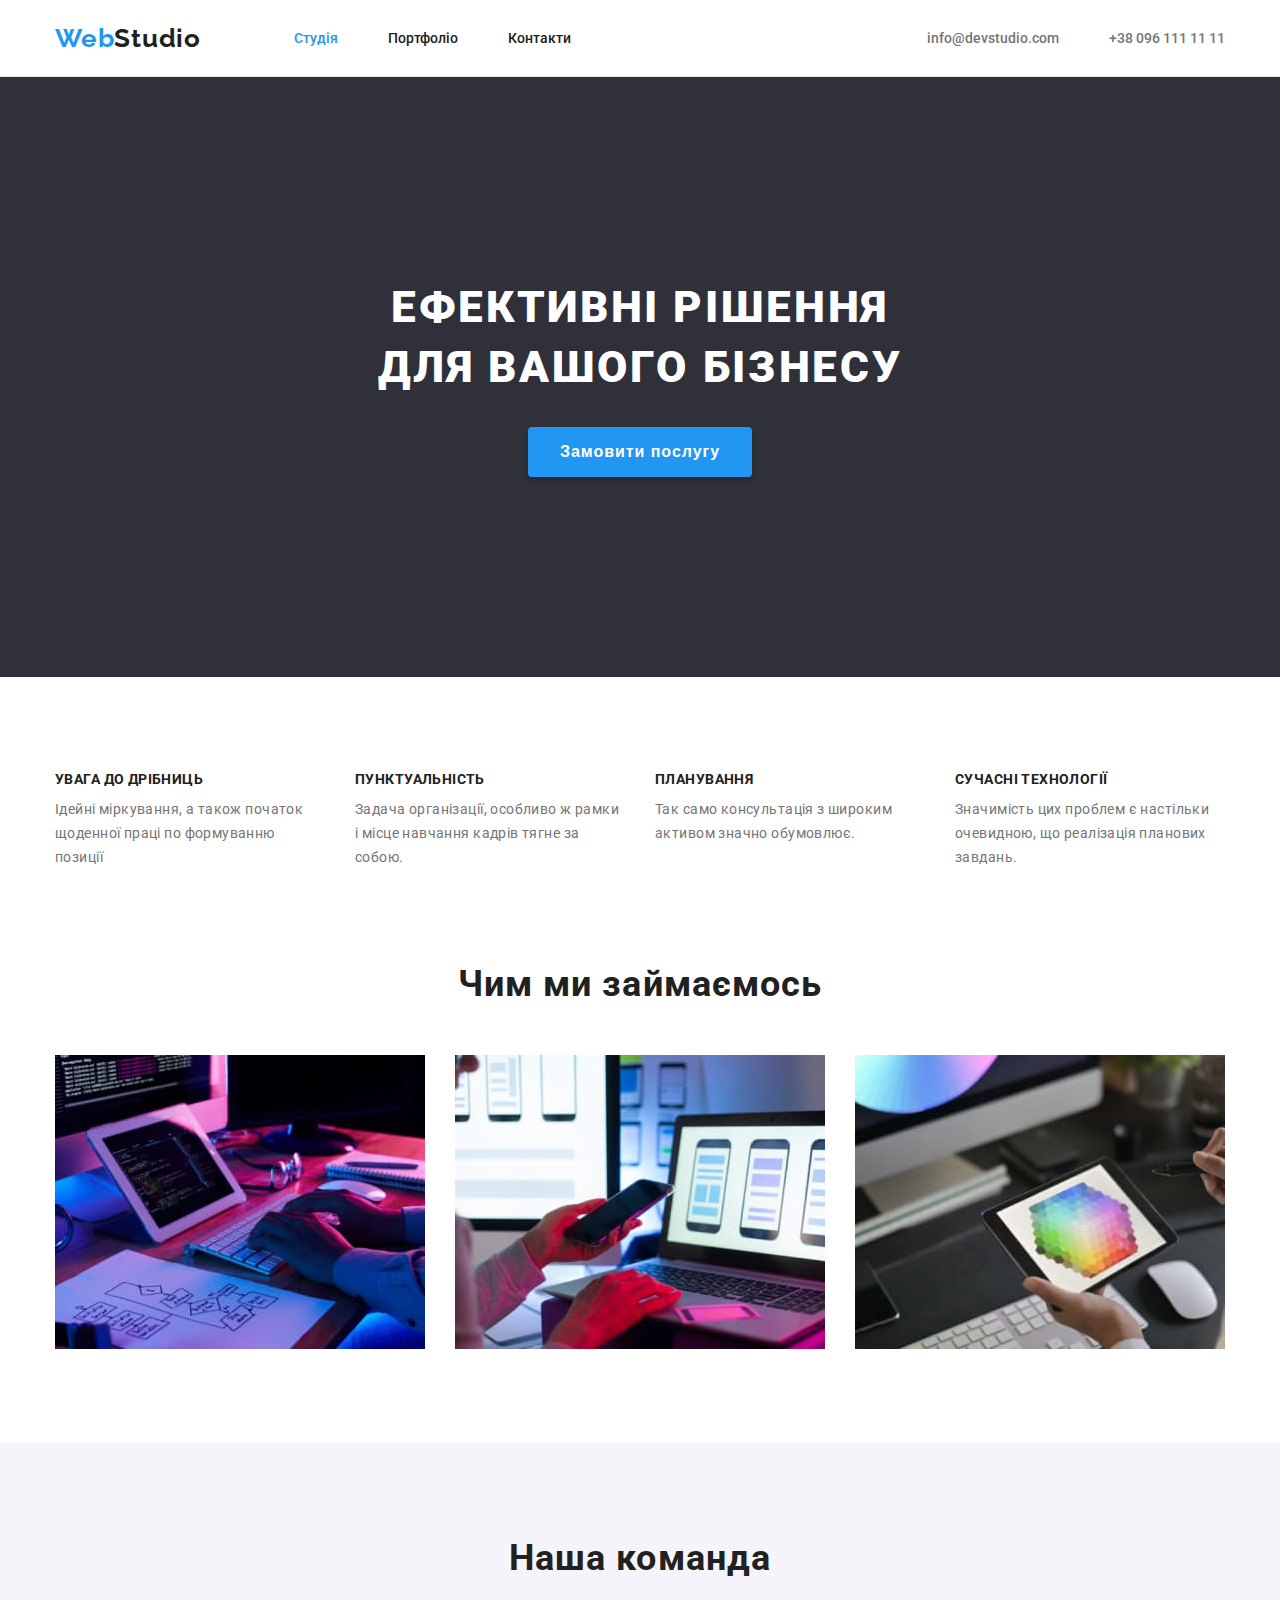
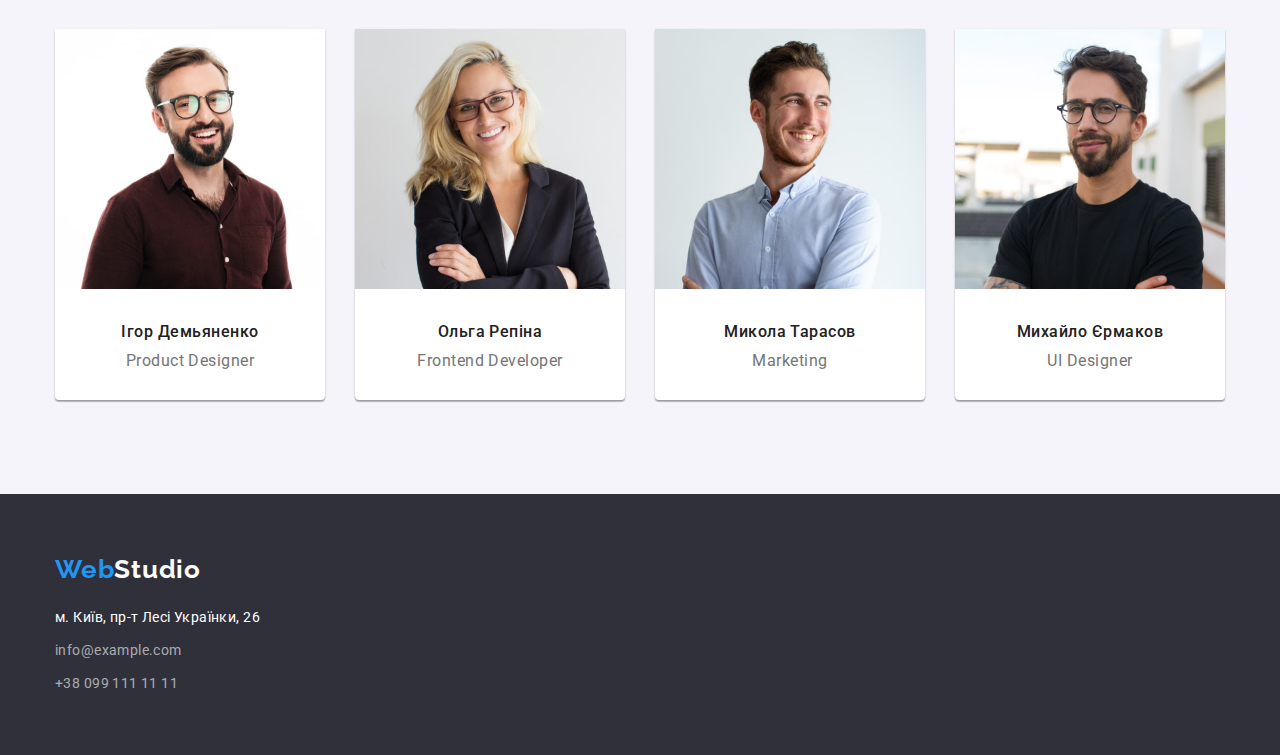
<file: index.html>
<!DOCTYPE html>
<html lang="uk">
<head>
    <meta charset="UTF-8">
    <meta http-equiv="X-UA-Compatible" content="IE=edge">
    <meta name="viewport" content="width=device-width, initial-scale=1.0">
    <title>Document</title>
    <link rel="preconnect" href="https://fonts.googleapis.com">
    <link rel="preconnect" href="https://fonts.gstatic.com" crossorigin>
    <link href="https://fonts.googleapis.com/css2?family=Raleway:wght@700&family=Roboto:wght@400;500;700;900&display=swap" rel="stylesheet">
    <link rel="stylesheet" href="./css/reset.css">
    <link rel="stylesheet" href="./css/style.css">
</head>
<body>
    <header class="header">
        <div class="container header-container">
     <!--навигація сайта-->
     <nav class="nav-page">
         <a href="./index.html" class="logo">
         Web<span class="logo-color-black">Studio</span> 
         </a>  
         <ul class="nav-list">
             <li class="nav-item"><a href="./index.html" class="nav-link nav-link current">Студія</a></li>
             <li class="nav-item"><a href="./portfolio.html" class="nav-link">Портфоліо</a></li>
             <li class="nav-item"><a href="./contacts.html" class="nav-link">Контакти</a></li>
         </ul>
     </nav>
         <!--контакти--> 
        <ul class="contacts">
             <li class="contacts-item"><a href="mailto:info@devstudio.com" class="contacts-link">info@devstudio.com</a></li>
             <li class="contacts--item"><a href="tel:+380961111111" class="contacts-link">+38 096 111 11 11</a></li>
        </ul>
        </div>
     </header>
         <main>
         <!--Головний банер-->
         <section class="hero">
             <h1 class="hero-title">
                 ЕФЕКТИВНІ РІШЕННЯ<br>ДЛЯ ВАШОГО БІЗНЕСУ
             </h1>
             <button type="button" class="hero-btn">Замовити послугу</button>
         </section>
         <!--Переваги нашої фірми-->
         <section class="section advantege-section">
             <h2 class="hide">Переваги нашої фірми</h2>
             <div class="container">
             <ul class="advantage-list">
             <li class="advantage-item">
                 <h3 class="advantage-titles">
                     Увага до дрібниць
                 </h3>
                 <p class="advantage-explanations">
                     Ідейні міркування, а також початок щоденної праці по формуванню позиції
                 </p>
             </li>
             <li class="advantage-item">
                 <h3 class="advantage-titles">
                     Пунктуальність
                 </h3>
                 <p class="advantage-explanations">
                     Задача організації, особливо ж рамки і місце навчання кадрів тягне за собою.
                 </p>
             </li>
             <li class="advantage-item">
                 <h3 class="advantage-titles">
                     Планування
                 </h3>
                 <p class="advantage-explanations">
                     Так само консультація з широким активом значно обумовлює.
                 </p>
             </li>
             <li class="advantage-item">
                 <h3 class="advantage-titles">
                     Сучасні технології
                 </h3>
                 <p class="advantage-explanations">
                     Значимість цих проблем є настільки очевидною, що реалізація планових завдань.
                 </p>
             </li>
         </ul>
         </div>
         </section>
         <!--Чим ми займаємось-->
            <section class="section">
             <div class="container">
                  <h2 class="headlines">Чим ми займаємось</h2>
             <ul class="task-list">
                 <li class="task-item">
                     <img class="img-work" src="./images/wwdone.jpg" 
                     alt="ми працюємо"
                     width="370">
                 </li>
                 <li class="task-item">
                     <img class="img-work" src="./images/wwdtwo.jpg" alt="ми працюємо"
                     width="370">
                 </li>
                 <li class="task-item">
                     <img class="img-work" src="./images/wwdthree.jpg" alt="ми працюємо"
                     width="370">
                 </li>
             </ul>
             </div>
         </section>
         <!--Наша команда-->
                 <section class="section section-team">
                   <h2 class="headlines">Наша команда</h2>
                   <div class="container">
                   <ul class="team-list">
                       <li class="team-item">
                           <img src="./images/igor.jpg" 
                           alt="наша команда"
                           width="270">
                           <div class="team-write">
                             <h3 class="team-name">
                               Ігор Демьяненко
                             </h3>
                           <p class="team-position">
                               Product Designer
                           </p>
                           </div>
                       </li>
                       <li class="team-item">
                           <img src="./images/olga.jpg"
                           alt="наша команда"
                           width="270">
                           <div class="team-write">
                             <h3 class="team-name">
                               Ольга Репіна
                             </h3>
                           <p class="team-position">
                               Frontend Developer
                           </p>
                           </div>
                       </li>
                       <li class="team-item">
                           <img src="./images/niko.jpg" 
                           alt="наша команда"
                           width="270">
                           <div class="team-write">
                             <h3 class="team-name">
                               Микола Тарасов
                             </h3>
                           <p class="team-position">
                               Marketing
                           </p>
                           </div>
                       </li>
                       <li class="team-item">
                           <img src="./images/miha.jpg" 
                           alt="наша команда"
                           width="270">
                           <div class="team-write">
                             <h3 class="team-name">
                               Михайло Єрмаков
                             </h3>
                             <p class="team-position">
                                UI Designer
                             </p>
                             </div>
                       </li>
                   </ul>
                   </div>
                 </section>
         </main>
     <footer class="container-footer">
         <div class="container">
         <a href="./index.html" class="logo-footer">Web<span class="logo-white">Studio</span></a>
        <!--Адресс-->
         <address>
         <ul>
             <li class="adress-item">м. Київ, пр-т Лесі Українки, 26</li>
             <li class="li-links"><a href="mailto:info@example.com" class="adress-links">info@example.com</a></li>
             <li><a href="tel:+380991111111" class="adress-links">+38 099 111 11 11</a></li>
         </ul>
         </address>
         </div>
     </footer>
</body>
</html>
</file>
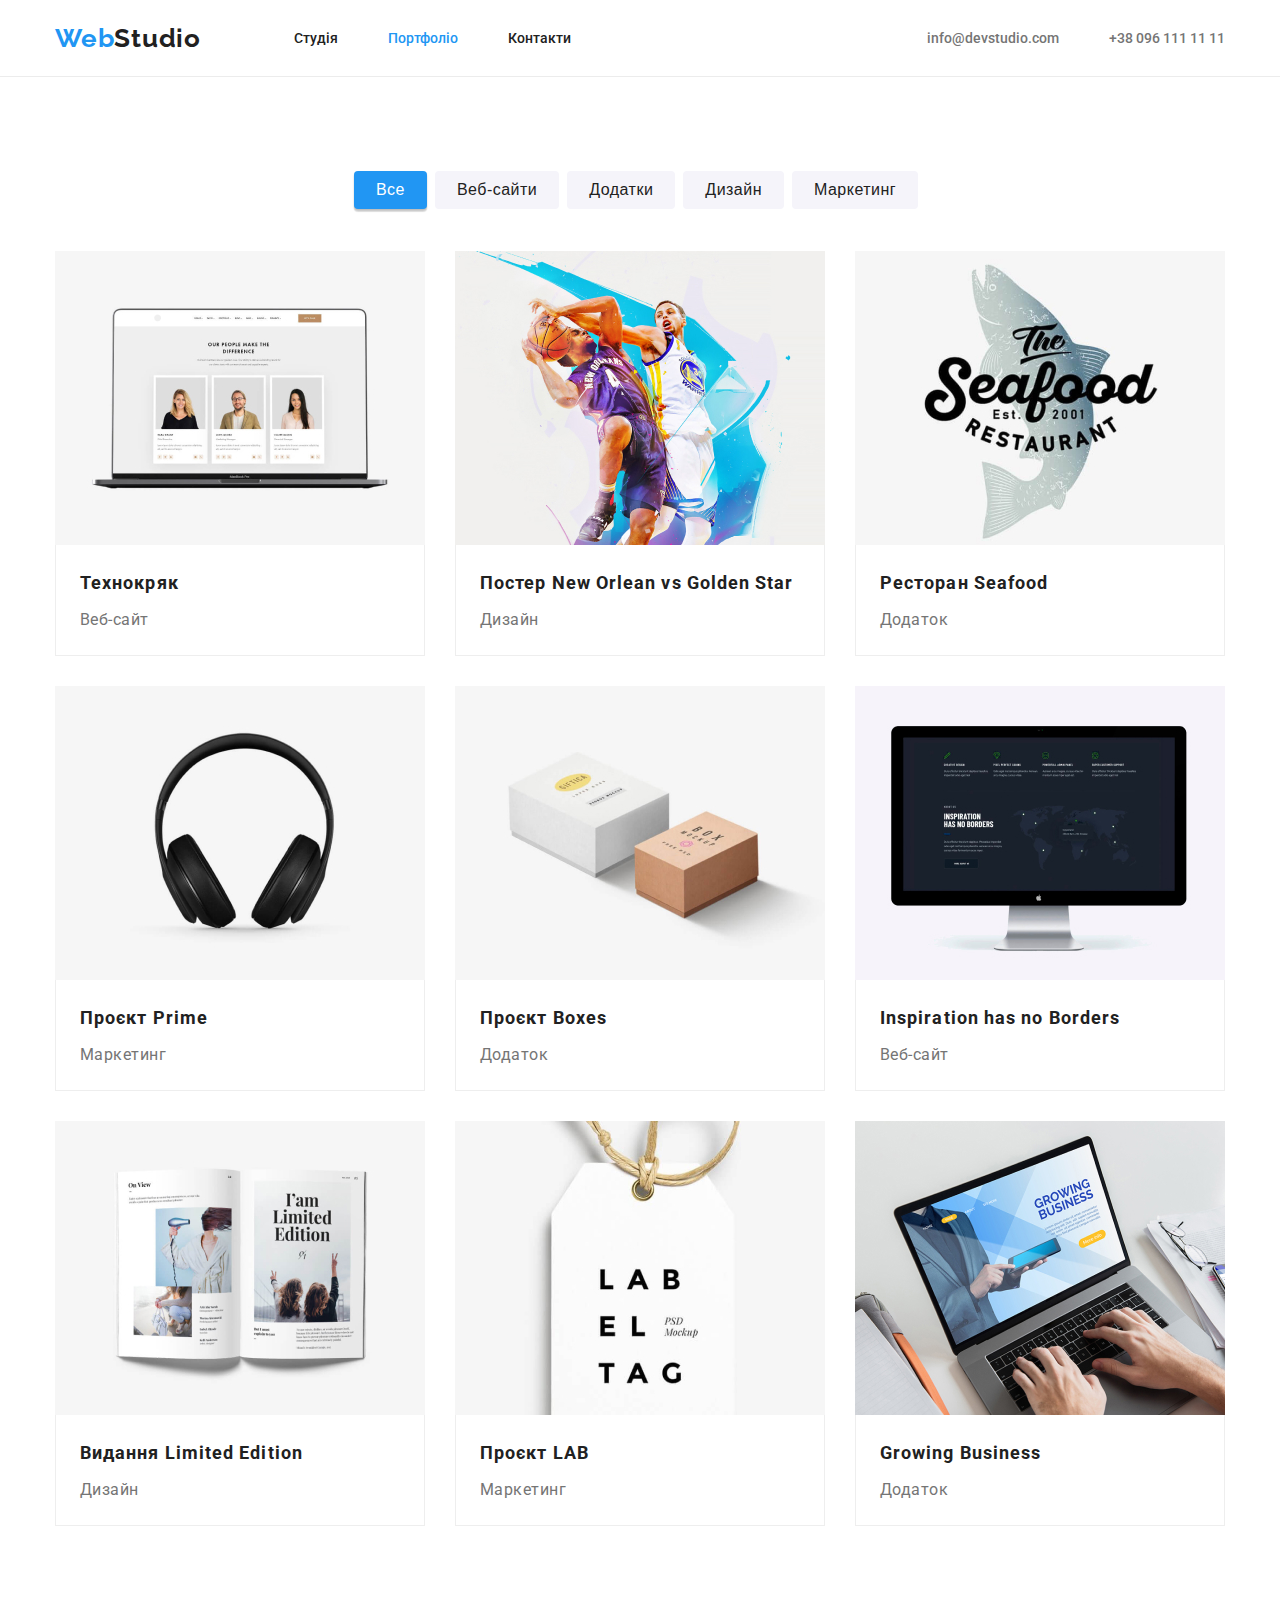
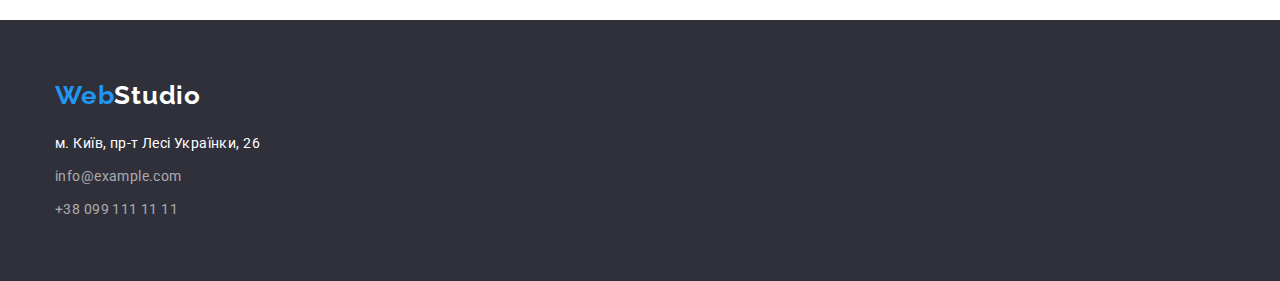
<file: portfolio.html>
<!DOCTYPE html>
<html lang="uk">
<head>
    <meta charset="UTF-8">
    <meta http-equiv="X-UA-Compatible" content="IE=edge">
    <meta name="viewport" content="width=device-width, initial-scale=1.0">
    <title>Document</title>
    <link rel="preconnect" href="https://fonts.googleapis.com">
    <link rel="preconnect" href="https://fonts.gstatic.com" crossorigin>
    <link href="https://fonts.googleapis.com/css2?family=Raleway:wght@700&family=Roboto:wght@400;500;700;900&display=swap" rel="stylesheet">
    <link rel="stylesheet" href="./css/reset.css">
    <link rel="stylesheet" href="./css/style.css">
</head>
<body class="portfolio-body">
    <header class="header">
        <div class="container header-container">
     <!--навигація сайту-->
     <nav class="nav-page">
         <a href="./index.html" class="logo">
         Web<span class="logo-color-black">Studio</span> 
         </a>  
         <ul class="nav-list">
             <li class="nav-item"><a href="./index.html" class="nav-link">Студія</a></li>
             <li class="nav-item"><a href="./portfolio.html" class="nav-link current">Портфоліо</a></li>
             <li class="nav-item"><a href="./contacts.html" class="nav-link">Контакти</a></li>
         </ul>
     </nav>
         <!--контакти--> 
        <ul class="contacts">
             <li class="contacts-item"><a href="mailto:info@devstudio.com" class="contacts-link">info@devstudio.com</a></li>
             <li class="contacts--item"><a href="tel:+380961111111" class="contacts-link">+38 096 111 11 11</a></li>
        </ul>
        </div>
     </header>
     <!--Main-->
     <main>
         <!--Портфоліо-->
     <section class="section">
         <h1 style="display:none;">Портфоліо</h1>
         <div class="container portfolio-container"> 
         <!--Фільтри-->
         <ul class="filter-list">
             <li class="filter-item">
                 <button type="button" class="button-filter main-filter-btn">Все</button>
             </li>
             <li class="filter-item">
                 <button type="button" class="button-filter">Веб-сайти</button>
            </li>
            <li class="filter-item">
                <button type="button" class="button-filter">Додатки</button>
            </li>
            <li class="filter-item">
                <button type="button" class="button-filter">Дизайн</button>
            </li>
            <li class="filter-item">
                <button type="button" class="button-filter">Маркетинг</button>
            </li>
         </ul>
         <!--Приклади робіт-->
         <ul class="cards-list">
             <li class="card-item">
                 <img class="no-gap" src="./images/port1.jpg" alt="пример работы" width="370">
                 <div class="card-write">
                 <h2 class="card-name">Технокряк</h2>
                 <p class="card-filter">Веб-сайт</p>
                 </div>
             </li>
             <li class="card-item">
                 <img class="no-gap" src="./images/port2.jpg" alt="пример работы" width="370">
                 <div class="card-write">
                 <h2 class="card-name">Постер <span lang="en">New Orlean vs Golden Star</span></h2>
                 <p class="card-filter">Дизайн</p>
                 </div>
            </li>
             <li class="card-item">
                 <img class="no-gap" src="./images/port3.jpg" alt="пример работы" width="370">
                 <div class="card-write">
                 <h2 class="card-name">Ресторан <span lang="en">Seafood</span></h2>
                 <p class="card-filter">Додаток</p>
                 </div>
            </li>
             <li class="card-item">
                 <img class="no-gap" src="./images/port4.jpg" alt="пример работы" width="370">
                 <div class="card-write">
                 <h2 class="card-name">Проєкт <span lang="en">Prime</span></h2>
                 <p class="card-filter">Маркетинг</p>
                 </div>
            </li>
             <li class="card-item">
                 <img class="no-gap" src="./images/port5.jpg" alt="пример работы" width="370">
                 <div class="card-write">
                 <h2 class="card-name">Проєкт <span lang="en">Boxes</span></h2>
                 <p class="card-filter">Додаток</p>
                 </div>
            </li>
             <li class="card-item">
                 <img class="no-gap" src="./images/port6.jpg" alt="пример работы" width="370">
                 <div class="card-write">
                     <h2 class="card-name" lang="en">Inspiration has no Borders</h2>
                 <p class="card-filter">Веб-сайт</p>
                 </div>
            </li>
             <li class="card-item">
                 <img class="no-gap" src="./images/port7.jpg" alt="пример работы" width="370">
                 <div class="card-write"><h2 class="card-name">Видання <span lang="en">Limited Edition</span></h2>
                 <p class="card-filter">Дизайн</p></div>
            </li>
             <li class="card-item">
                 <img class="no-gap" src="./images/port8.jpg" alt="пример работы" width="370">
                 <div class="card-write">
                     <h2 class="card-name">Проєкт <span lang="en">LAB</span></h2>
                 <p class="card-filter">Маркетинг</p>
                 </div>
             </li>
             <li class="card-item">
                 <img class="no-gap" src="./images/port9.jpg" alt="пример работы" width="370">
                 <div class="card-write">
                 <h2 class="card-name" lang="en">Growing Business</h2>
                 <p class="card-filter">Додаток</p>
                 </div>
             </li>
         </ul>
         </div>
     </section>
     </main>
     <footer class="container-footer">
         <div class="container">
         <a href="./index.html" class="logo-footer">Web<span class="logo-white">Studio</span></a>
        <!--Адреса-->
         <address>
         <ul>
             <li class="adress-item">м. Київ, пр-т Лесі Українки, 26</li>
             <li class="li-links"><a href="mailto:info@example.com" class="adress-links">info@example.com</a></li>
             <li><a href="tel:+380991111111" class="adress-links">+38 099 111 11 11</a></li>
         </ul>
         </address>
         </div>
     </footer>
</body>
</html>
</file>
<file: css/style.css>
:root {
    --main-color: #212121;
    --secondary-color:#757575;
    --white-color:#fff;
    --effect-color:#2196F3;
    --second-back-color:#2F303A;
    --team-back-color:#F5F4FA;
    --button-color-hover:#188CE8;
    --border-color:#EEEEEE;
}
/* body main */

body {
    color: var(--main-color);
    font-size: 14px;
    font-weight: 400;
    font-style: normal;
    font-family: 'Roboto',
    sans-serif;
}
.section {
    padding: 94px 0;
}
.container {
    width: 1200px;
    margin: 0 auto;
    padding: 0 15px;
}

/* header */
.header {
    border-bottom: 1px solid #ECECEC;
}
.header-container {
    display: flex;
    justify-content: space-between;
}
.hide {
    width: 1px;
    height: 1px;
    overflow: hidden;
    opacity: 0;
    margin-top: -1px;
}

/* nav */

.nav-list,
.contacts,
.nav-page {
    display: flex;
}
.nav-page {
    align-items: center;
}

/* logo */

.logo {
    font-family: 'Raleway', sans-serif;
    font-weight: bold;
    font-size: 26px;
    line-height: calc(31 / 26);
    letter-spacing: 0.03em;
    color: var(--effect-color);
    margin-right: 93px;
}
.logo-color-black {
    color: var(--main-color);
}

/* contacts header */

.nav-item:not(:last-child){
    margin-right: 50px;
}
.contacts-item:not(:last-child){
    margin-right: 50px;
}
.nav-link.current {
    color: var(--effect-color);
}
.nav-link,
.contacts-link {
    color: var(--main-color);
    font-weight: 500;
    padding: 30px 0;
    display: block;
}
.contacts-link {
    color: var(--secondary-color);
}

/* hover and focus */

.address-item:hover,
.address-item:focus,
.address-links:focus,
.address-links:hover,
.nav-link:hover,
.contacts-link:hover,
.nav-link:focus,
.contacts-link:focus {
    color: var(--effect-color);
}

/* hero */

.hero {
    padding: 200px 0;
    background-color: var(--second-back-color);
    text-align: center;
    }
.hero-title {
    color: var(--white-color);
    width: 696px;
    font-weight: 900;
    font-size: 44px;
    line-height: calc(60 / 44);
    text-align: center;
    letter-spacing: 0.06em;
    text-transform: uppercase;
    margin: 0 auto;
    margin-bottom: 30px;
}

.hero-btn {
    color: var(--white-color);
    padding: 10px 32px;
    background: var(--effect-color);
    box-shadow: 0px 4px 4px rgba(0, 0, 0, 0.15);
    border-radius: 4px;
    font-weight: bold;
    font-size: 16px;
    line-height: calc(30 / 16);
    letter-spacing: 0.06em;
    cursor: pointer;
}
.hero-btn:focus,
.hero-btn:hover {
    background-color: var(--button-color-hover);
}

/* advantage */

.advantege-section {
    padding-bottom: 0px;
}
.advantage-list{
    display: flex;
    margin-right: -30px;
}
.advantage-titles{
    font-weight: bold;
    font-size: 14px;
    line-height: calc(16 / 14);
    letter-spacing: 0.03em;
    text-transform: uppercase;
    margin-bottom: 10px;
    
}
.advantage-item {
    flex-basis: calc(100% / 4 - 30px);
    margin-right: 30px;
}
.advantage-explanations {
    font-size: 14px;
    line-height: calc(24 / 14);
    letter-spacing: 0.03em;
    color: var(--secondary-color);
}

/* task */

.task-list {
    display: flex;
    margin-right: -30px;
}
.task-item {
flex-basis: calc(100% / 3 - 30px);
margin-right: 30px;
}
.img-work {
    display: block;
    max-width: 100%;
    max-height: auto;
}
.headlines {
    margin-bottom: 50px;
    font-weight: bold;
    font-size: 36px;
    line-height: calc(42 / 36);
    text-align: center;
    letter-spacing: 0.03em;
}

 /* team */
.section-team {
    background-color: var(--team-back-color);
    
}
 .team-list {
     display: flex;
     margin-right: -30px;
 }
 .team-item {
     background-color: var(--white-color);
     flex-basis: calc(100% / 4 - 30px);
     margin-right: 30px;
     box-shadow: 0px 1px 3px rgba(0, 0, 0, 0.12),
     0px 1px 1px rgba(0, 0, 0, 0.14),
     0px 2px 1px rgba(0, 0, 0, 0.2);
     border-radius: 0px 0px 4px 4px;

 }

.team-name {
    margin-bottom: 10px;
    font-weight: 500;
    font-size: 16px;
    line-height: calc(19 / 16);
    text-align: center;
    letter-spacing: 0.03em;
}
.team-position {
    color: var(--secondary-color);
    font-size: 16px;
    line-height: calc(19 / 16);
    text-align: center;
    letter-spacing: 0.03em;
}
.team-write {
    padding: 30px 0;
}
 
/* footer */

.container-footer {
    background-color: var(--second-back-color);
    padding: 60px 0;
}
.logo-white {
    color: var(--white-color);
}
.logo-footer {
    color: var(--effect-color);
    font-family: Raleway;
    font-style: normal;
    font-weight: bold;
    font-size: 26px;
    line-height: calc(31 / 26);
    letter-spacing: 0.03em;
}
.adress-item {
    font-style: normal;
    font-weight: normal;
    color: var(--white-color);
    font-size: 14px;
    line-height: calc(24 / 14);
    letter-spacing: 0.03em;
    margin: 20px 0px 9px 0px;
}
.adress-links {
    color: rgba(255, 255, 255, 0.6);
    font-style: normal;
    font-weight: normal;
    font-size: 14px;
    line-height: calc(24 / 14);
    letter-spacing: 0.03em;
    }
.adress-tel {
    font-family: 'Roboto';
    font-style: normal;
    font-weight: 400;
    font-size: 14px;
    line-height: 24px;
    letter-spacing: 0.03em;
    color: rgba(255, 255, 255, 0.6);
}
.li-links {
    margin-bottom: 9px;
}

    /* portfolio.html */

    /* filters*/

.portfolio-container {
    background-color: var(--white-color);
}
.filter-list {
    display: flex;
    justify-content: center;
    margin-bottom: -8px; 
}
.filter-item {
    margin-right: 8px;
}
.button-filter {
    padding: 6px 22px;
    background-color: var(--team-back-color);
    border-radius: 4px;
    font-weight: 500;
    font-size: 16px;
    line-height: calc(26 / 16);
    letter-spacing: 0.03em;
    color:var(--main-color);
    cursor: pointer;
}
.main-filter-btn {
    color: var(--white-color);
    background: var(--effect-color);
    box-shadow: 0px 3px 1px rgba(0, 0, 0, 0.1),
    0px 1px 2px rgba(0, 0, 0, 0.08),
    0px 2px 2px rgba(0, 0, 0, 0.12);
    border-radius: 4px;
}

/* Cards */

.cards-list {
    margin-top: 50px;
    display: flex;
    flex-wrap: wrap;
    flex-basis: calc(100 / 3 - 30px);
    margin-right: -30px;
    margin-bottom: -30px;
    }

.card-item {
    margin-right: 30px;
    margin-bottom: 30px;
    background: var(--white-color)
}
.card-name {
    margin-bottom: 4px;
    font-style: normal;
    font-weight: bold;
    font-size: 18px;
    line-height: calc(36 / 18);
    letter-spacing: 0.06em;
    color: var(--main-color)
}
.card-filter {
    font-weight: normal;
    font-size: 16px;
    line-height: calc(30 / 16);
    letter-spacing: 0.03em;
    color:var(--secondary-color)
}
.card-write {
   padding: 20px 24px;
   background:var(--white-color);
   border-left: 1px solid var(--border-color);
   border-right: 1px solid var(--border-color);
   border-bottom: 1px solid var(--border-color);
   box-sizing: border-box;
}
.no-gap {
    display: block;
}
</file>
